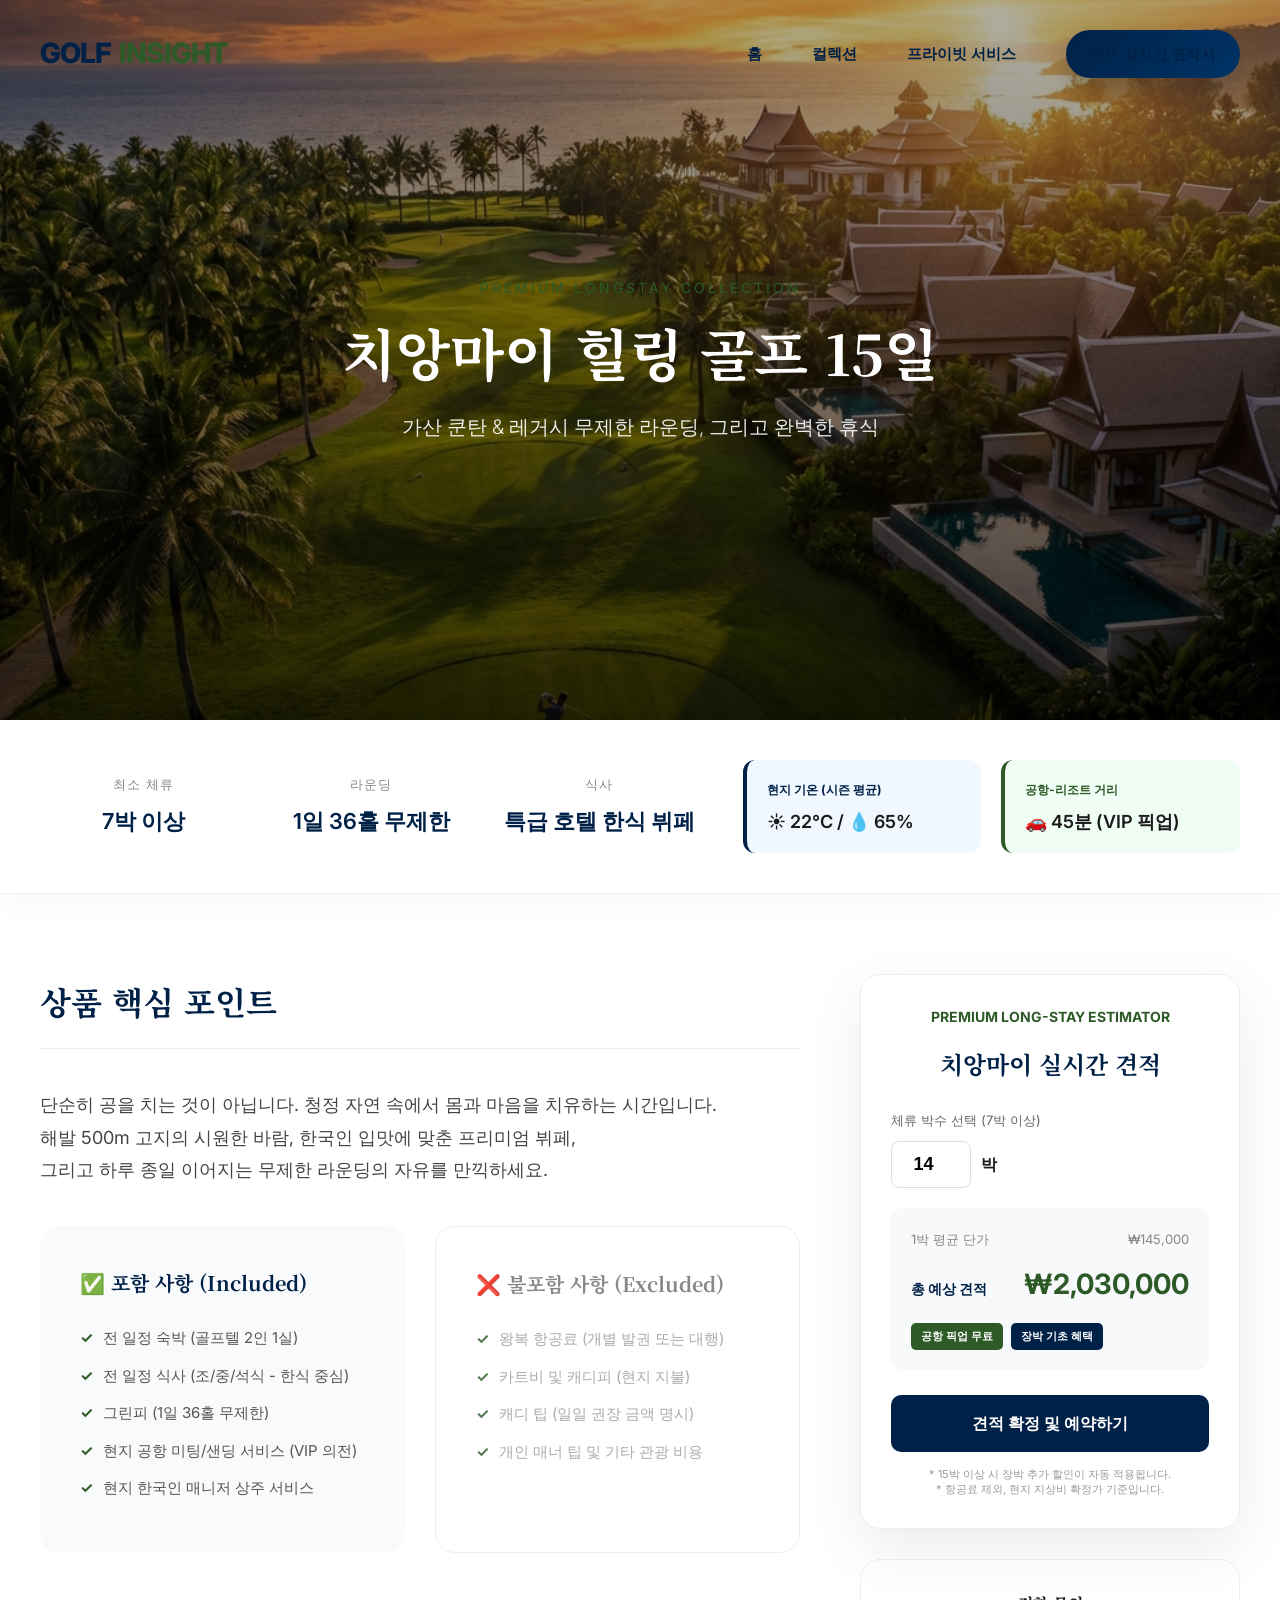
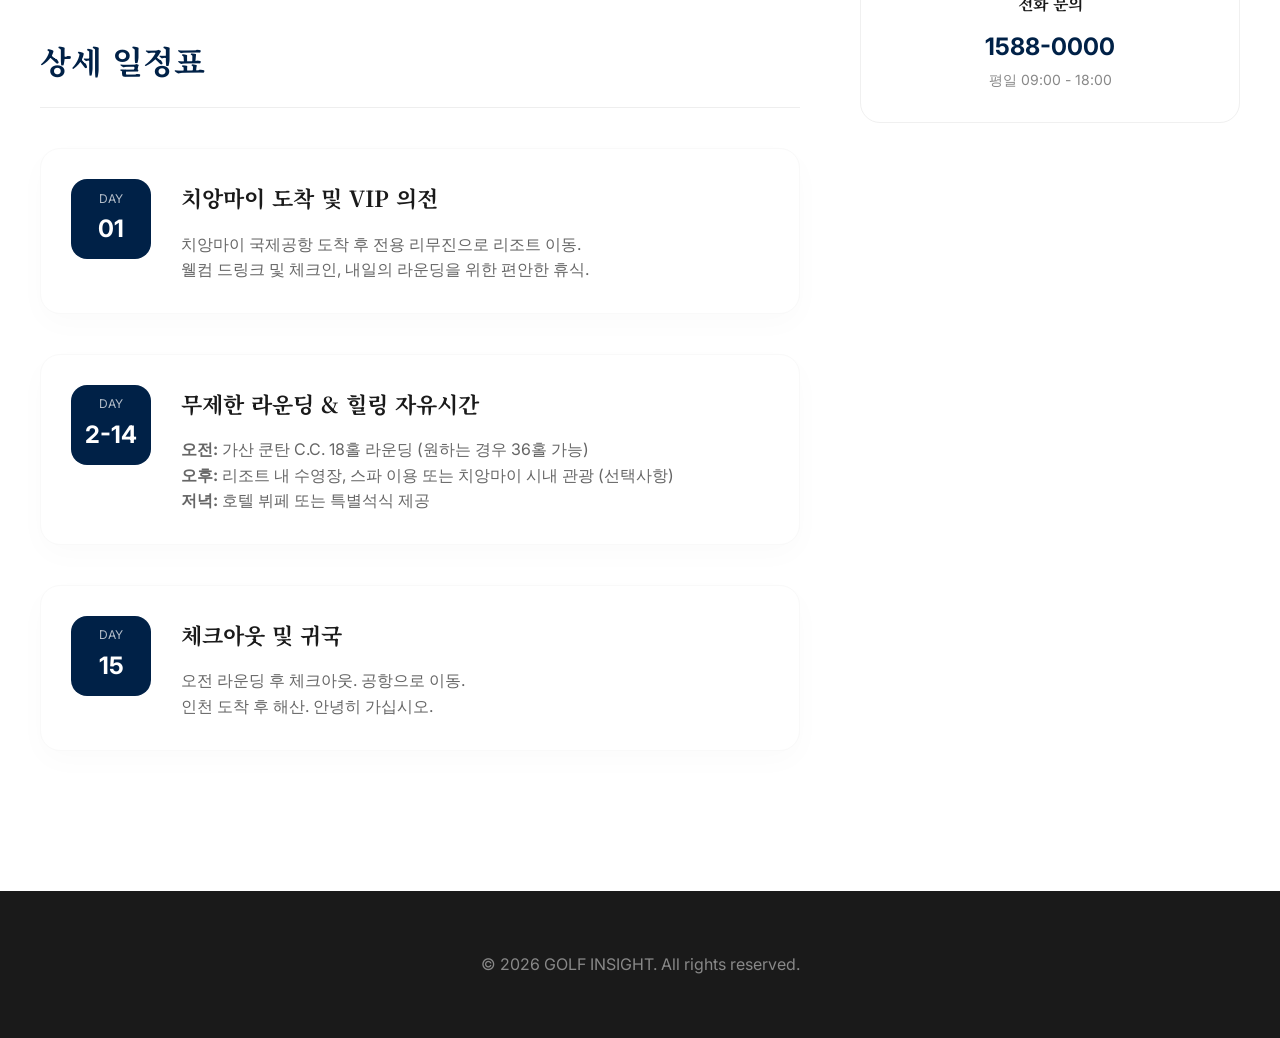
<file: detail.html>
<!DOCTYPE html>
<html lang="ko">

<head>
    <meta charset="UTF-8">
    <meta name="viewport" content="width=device-width, initial-scale=1.0">
    <title>치앙마이 힐링 골프 14박 15일 | 골프인사이트</title>
    <link rel="stylesheet" href="style.css">
    <style>
        .hero {
            height: 80vh;
            /* Slightly shorter for detail page */
            background: linear-gradient(rgba(0, 0, 0, 0.3), rgba(0, 0, 0, 0.7)), url('thailand.png');
            background-size: cover;
            background-position: center;
        }

        .hero-title {
            text-align: center;
            color: white;
            position: relative;
            z-index: 10;
        }

        .hero-title h1 {
            font-size: 56px;
            margin-bottom: 24px;
            line-height: 1.2;
        }

        .hero-title p {
            font-size: 20px;
            font-weight: 300;
            opacity: 0.9;
        }

        .quick-stats {
            background: white;
            padding: 40px 0;
            border-bottom: 1px solid #f0f0f0;
            position: sticky;
            top: 80px;
            /* Below header */
            z-index: 900;
            box-shadow: 0 10px 30px rgba(0, 0, 0, 0.03);
        }

        .stat-grid {
            display: grid;
            grid-template-columns: repeat(4, 1fr);
            gap: 20px;
            text-align: center;
        }

        .stat-item span {
            display: block;
            font-size: 13px;
            color: #888;
            margin-bottom: 8px;
            text-transform: uppercase;
            letter-spacing: 1px;
        }

        .stat-item strong {
            font-size: 22px;
            color: var(--primary);
            font-weight: 600;
        }

        .content-wrapper {
            display: grid;
            grid-template-columns: 2fr 1fr;
            gap: 60px;
            margin-top: 80px;
        }

        .section-header {
            margin-bottom: 40px;
            position: relative;
            padding-bottom: 20px;
            border-bottom: 1px solid #eee;
        }

        .section-header h2 {
            font-size: 32px;
            color: var(--primary);
        }

        .feature-grid {
            display: grid;
            grid-template-columns: 1fr 1fr;
            gap: 30px;
            margin-bottom: 60px;
        }

        .feature-card img {
            border-radius: 20px;
            margin-bottom: 20px;
            height: 250px;
            object-fit: cover;
            width: 100%;
        }

        .itinerary-item {
            display: flex;
            gap: 30px;
            margin-bottom: 40px;
            padding: 30px;
            background: white;
            border-radius: 20px;
            box-shadow: 0 10px 30px rgba(0, 0, 0, 0.02);
            border: 1px solid #f9f9f9;
        }

        .day-badge {
            min-width: 80px;
            height: 80px;
            background: var(--primary);
            color: white;
            border-radius: 16px;
            display: flex;
            flex-direction: column;
            justify-content: center;
            align-items: center;
        }

        .day-badge span {
            font-size: 12px;
            opacity: 0.7;
        }

        .day-badge strong {
            font-size: 24px;
        }

        .booking-card {
            background: white;
            padding: 40px;
            border-radius: 30px;
            box-shadow: 0 20px 60px rgba(0, 0, 0, 0.08);
            position: sticky;
            top: 180px;
            border: 1px solid rgba(212, 175, 55, 0.2);
        }

        .price-display {
            margin: 30px 0;
            text-align: center;
        }

        .price-original {
            text-decoration: line-through;
            color: #999;
            font-size: 16px;
        }

        .price-final {
            font-size: 36px;
            color: var(--accent);
            font-weight: 700;
        }

        .check-list li {
            margin-bottom: 12px;
            display: flex;
            align-items: center;
            gap: 10px;
            font-size: 15px;
            color: #555;
        }

        .check-list li::before {
            content: '✓';
            color: var(--accent);
            font-weight: bold;
        }

        .btn-paypal {
            display: block;
            width: 100%;
            padding: 18px;
            background: #003087;
            /* PayPal Blue */
            color: white;
            text-align: center;
            border-radius: 12px;
            font-weight: 700;
            margin-top: 20px;
        }

        .btn-paypal:hover {
            background: #00256b;
            box-shadow: 0 10px 20px rgba(0, 48, 135, 0.3);
        }
    </style>
</head>

<body>
    <header class="header scrolled">
        <div class="container nav">
            <div class="logo">GOLF<span>INSIGHT</span></div>
            <nav class="nav-links">
                <a href="index.html#hero">홈</a>
                <a href="index.html#tours">컬렉션</a>
                <a href="index.html#trust">프라이빗 서비스</a>
                <a href="index.html" class="btn-premium" style="padding: 12px 25px; font-size: 14px;">PDF 실시간 견적서</a>
            </nav>
        </div>
    </header>

    <main>
        <!-- Hero -->
        <section class="hero" style="display: flex; align-items: center; justify-content: center;">
            <div class="hero-title fade-in-up">
                <span
                    style="color: var(--accent); letter-spacing: 3px; font-size: 14px; text-transform: uppercase; display: block; margin-bottom: 20px;">Premium
                    Longstay Collection</span>
                <h1>치앙마이 힐링 골프 15일</h1>
                <p>가산 쿤탄 & 레거시 무제한 라운딩, 그리고 완벽한 휴식</p>
            </div>
        </section>

        <!-- Quick Info Bar -->
        <div class="quick-stats">
            <div class="container"
                style="display: grid; grid-template-columns: 2fr 1.5fr; gap: 40px; align-items: center;">
                <div class="stat-grid" style="grid-template-columns: repeat(3, 1fr);">
                    <div class="stat-item">
                        <span>최소 체류</span>
                        <strong>7박 이상</strong>
                    </div>
                    <div class="stat-item">
                        <span>라운딩</span>
                        <strong>1일 36홀 무제한</strong>
                    </div>
                    <div class="stat-item">
                        <span>식사</span>
                        <strong>특급 호텔 한식 뷔페</strong>
                    </div>
                </div>
                <!-- Weather & Distance Card -->
                <div style="display: flex; gap: 20px;">
                    <div
                        style="background: #f0f7ff; padding: 15px 20px; border-radius: 12px; flex: 1; border-left: 4px solid var(--primary);">
                        <span style="font-size: 12px; color: var(--primary); font-weight: 700;">현지 기온 (시즌 평균)</span>
                        <div style="font-size: 18px; font-weight: 600; margin-top: 5px;">☀️ 22°C / 💧 65%</div>
                    </div>
                    <div
                        style="background: #f0fdf4; padding: 15px 20px; border-radius: 12px; flex: 1; border-left: 4px solid var(--accent);">
                        <span style="font-size: 12px; color: var(--accent); font-weight: 700;">공항-리조트 거리</span>
                        <div style="font-size: 18px; font-weight: 600; margin-top: 5px;">🚗 45분 (VIP 픽업)</div>
                    </div>
                </div>
            </div>
        </div>

        <div class="container content-wrapper">
            <!-- Main Content -->
            <div class="details">
                <section id="overview">
                    <div class="section-header">
                        <h2>상품 핵심 포인트</h2>
                    </div>
                    <p style="font-size: 18px; line-height: 1.8; color: #444; margin-bottom: 40px;">
                        단순히 공을 치는 것이 아닙니다. 청정 자연 속에서 몸과 마음을 치유하는 시간입니다.<br>
                        해발 500m 고지의 시원한 바람, 한국인 입맛에 맞춘 프리미엄 뷔페,<br>
                        그리고 하루 종일 이어지는 무제한 라운딩의 자유를 만끽하세요.
                    </p>

                    <div class="feature-grid">
                        <div style="background: var(--bg-alt); padding: 40px; border-radius: 20px;">
                            <h3 style="font-size: 20px; margin-bottom: 25px; color: var(--primary);">✅ 포함 사항 (Included)
                            </h3>
                            <ul class="check-list">
                                <li>전 일정 숙박 (골프텔 2인 1실)</li>
                                <li>전 일정 식사 (조/중/석식 - 한식 중심)</li>
                                <li>그린피 (1일 36홀 무제한)</li>
                                <li>현지 공항 미팅/샌딩 서비스 (VIP 의전)</li>
                                <li>현지 한국인 매니저 상주 서비스</li>
                            </ul>
                        </div>
                        <div style="background: #fff; border: 1px solid #eee; padding: 40px; border-radius: 20px;">
                            <h3 style="font-size: 20px; margin-bottom: 25px; color: #888;">❌ 불포함 사항 (Excluded)</h3>
                            <ul class="check-list" style="opacity: 0.8;">
                                <li style="color: #999;">왕복 항공료 (개별 발권 또는 대행)</li>
                                <li style="color: #999;">카트비 및 캐디피 (현지 지불)</li>
                                <li style="color: #999;">캐디 팁 (일일 권장 금액 명시)</li>
                                <li style="color: #999;">개인 매너 팁 및 기타 관광 비용</li>
                            </ul>
                        </div>
                    </div>
                </section>

                <section id="itinerary" style="margin-top: 80px;">
                    <div class="section-header">
                        <h2>상세 일정표</h2>
                    </div>

                    <div class="itinerary-item">
                        <div class="day-badge">
                            <span>DAY</span>
                            <strong>01</strong>
                        </div>
                        <div>
                            <h4 style="font-size: 22px; margin-bottom: 15px;">치앙마이 도착 및 VIP 의전</h4>
                            <p style="color: #666; font-size: 16px; line-height: 1.6;">
                                치앙마이 국제공항 도착 후 전용 리무진으로 리조트 이동.<br>
                                웰컴 드링크 및 체크인, 내일의 라운딩을 위한 편안한 휴식.
                            </p>
                        </div>
                    </div>

                    <div class="itinerary-item">
                        <div class="day-badge">
                            <span>DAY</span>
                            <strong>2-14</strong>
                        </div>
                        <div>
                            <h4 style="font-size: 22px; margin-bottom: 15px;">무제한 라운딩 & 힐링 자유시간</h4>
                            <p style="color: #666; font-size: 16px; line-height: 1.6;">
                                <strong>오전:</strong> 가산 쿤탄 C.C. 18홀 라운딩 (원하는 경우 36홀 가능)<br>
                                <strong>오후:</strong> 리조트 내 수영장, 스파 이용 또는 치앙마이 시내 관광 (선택사항)<br>
                                <strong>저녁:</strong> 호텔 뷔페 또는 특별석식 제공
                            </p>
                        </div>
                    </div>

                    <div class="itinerary-item">
                        <div class="day-badge">
                            <span>DAY</span>
                            <strong>15</strong>
                        </div>
                        <div>
                            <h4 style="font-size: 22px; margin-bottom: 15px;">체크아웃 및 귀국</h4>
                            <p style="color: #666; font-size: 16px; line-height: 1.6;">
                                오전 라운딩 후 체크아웃. 공항으로 이동.<br>
                                인천 도착 후 해산. 안녕히 가십시오.
                            </p>
                        </div>
                    </div>
                </section>
            </div>

            <!-- Booking Sidebar -->
            <aside>
                <div id="booking" class="booking-card"
                    style="border: 1px solid #eee; background: white; padding: 30px; border-radius: 20px;">
                    <span
                        style="display: block; text-align: center; color: var(--accent); font-weight: 700; margin-bottom: 15px; font-size: 14px;">PREMIUM
                        LONG-STAY ESTIMATOR</span>
                    <h3 style="text-align: center; font-size: 24px; color: var(--primary); margin-bottom: 25px;">치앙마이
                        실시간 견적</h3>

                    <div style="margin-bottom: 20px;">
                        <label style="font-size: 13px; color: #666; display: block; margin-bottom: 10px;">체류 박수 선택 (7박
                            이상)</label>
                        <div style="display: flex; gap: 10px; align-items: center;">
                            <input type="number" id="stay-nights" value="14" min="1"
                                style="width: 80px; padding: 12px; border: 1px solid #ddd; border-radius: 8px; font-size: 18px; font-weight: 700; text-align: center;">
                            <span style="font-size: 16px; font-weight: 600;">박</span>
                        </div>
                        <p id="stay-warning"
                            style="font-size: 11px; color: #e53e3e; margin-top: 10px; font-weight: 600;"></p>
                    </div>

                    <div style="background: #f8f9fa; padding: 20px; border-radius: 12px; margin-bottom: 25px;">
                        <div
                            style="display: flex; justify-content: space-between; margin-bottom: 10px; font-size: 13px; color: #888;">
                            <span>1박 평균 단가</span>
                            <span id="daily-price-display">₩145,000</span>
                        </div>
                        <div style="display: flex; justify-content: space-between; align-items: baseline;">
                            <span style="font-size: 14px; color: var(--primary); font-weight: 700;">총 예상 견적</span>
                            <span id="total-price-display"
                                style="font-size: 28px; font-weight: 700; color: var(--accent);">₩2,030,000</span>
                        </div>

                        <div id="benefit-pills" style="margin-top: 15px; display: flex; flex-wrap: wrap; gap: 8px;">
                            <span
                                style="background: var(--accent); color: white; padding: 4px 10px; border-radius: 5px; font-size: 11px; font-weight: 700;">공항
                                픽업 무료</span>
                            <span id="tier-benefit"
                                style="background: #002147; color: white; padding: 4px 10px; border-radius: 5px; font-size: 11px; font-weight: 700;">마사지
                                3회권 증정</span>
                        </div>
                    </div>

                    <a href="#" class="btn-paypal"
                        style="background: var(--primary); color: white; display: block; text-align: center; padding: 15px; border-radius: 10px; font-weight: 700; text-decoration: none;">
                        견적 확정 및 예약하기
                    </a>

                    <p style="font-size: 11px; color: #999; text-align: center; margin-top: 15px; line-height: 1.4;">
                        * 15박 이상 시 장박 추가 할인이 자동 적용됩니다.<br>
                        * 항공료 제외, 현지 지상비 확정가 기준입니다.
                    </p>
                </div>

                <div
                    style="margin-top: 30px; text-align: center; padding: 30px; background: #fff; border-radius: 20px; border: 1px solid #f0f0f0;">
                    <h4 style="margin-bottom: 10px;">전화 문의</h4>
                    <p style="font-size: 24px; color: var(--primary); font-weight: 700;">1588-0000</p>
                    <p style="color: #888; font-size: 14px;">평일 09:00 - 18:00</p>
                </div>
            </aside>
        </div>
    </main>

    <footer style="background: #1a1a1a; color: #888; padding: 60px 0; margin-top: 100px;">
        <div class="container" style="text-align: center;">
            <p>&copy; 2026 GOLF INSIGHT. All rights reserved.</p>
        </div>
    </footer>

    <script src="script.js"></script>
</body>

</html>
</file>
<file: style.css>
@import url('https://fonts.googleapis.com/css2?family=Noto+Serif+KR:wght@300;400;600;700&family=Inter:wght@300;400;600;700&display=swap');

:root {
    --primary: #002147;
    /* Deep Navy - Trust */
    --primary-light: #003366;
    --accent: #2D5A27;
    /* Golf Green - Luxury */
    --gold: #D4AF37;
    /* Gold Accent */
    --gold-light: #F1E5AC;
    --text-dark: #1a1a1a;
    --text-gray: #64748b;
    --text-light: #ffffff;
    --bg-light: #ffffff;
    --bg-alt: #f8fafc;
    --white: #ffffff;
    --border: #e2e8f0;
    --shadow-sm: 0 1px 2px 0 rgb(0 0 0 / 0.05);
    --shadow-md: 0 4px 6px -1px rgb(0 0 0 / 0.1), 0 2px 4px -2px rgb(0 0 0 / 0.1);
    --shadow-lg: 0 10px 15px -3px rgb(0 0 0 / 0.1), 0 4px 6px -4px rgb(0 0 0 / 0.1);
    --shadow-premium: 0 20px 40px rgba(0, 33, 71, 0.08);
    --transition: all 0.5s cubic-bezier(0.4, 0, 0.2, 1);
}

* {
    margin: 0;
    padding: 0;
    box-sizing: border-box;
}

body {
    font-family: 'Inter', 'Pretendard', sans-serif;
    color: var(--text-dark);
    line-height: 1.7;
    background-color: var(--bg-light);
    word-break: keep-all;
    -webkit-font-smoothing: antialiased;
}

h1,
h2,
h3,
h4,
.serif {
    font-family: 'Noto Serif KR', serif;
    font-weight: 700;
}

.container {
    max-width: 1400px;
    margin: 0 auto;
    padding: 0 40px;
}

a {
    text-decoration: none;
    color: inherit;
    transition: var(--transition);
}

ul {
    list-style: none;
}

img {
    max-width: 100%;
    display: block;
    border-radius: 12px;
}

/* Header & Navigation */
.header {
    position: fixed;
    top: 0;
    left: 0;
    width: 100%;
    z-index: 1000;
    padding: 30px 0;
    transition: var(--transition);
}

.header.scrolled {
    background: rgba(255, 255, 255, 0.85);
    backdrop-filter: blur(25px);
    -webkit-backdrop-filter: blur(25px);
    padding: 15px 0;
    border-bottom: 1px solid rgba(255, 255, 255, 0.3);
    box-shadow: var(--shadow-md);
}

.nav {
    display: flex;
    justify-content: space-between;
    align-items: center;
}

.logo {
    font-size: 28px;
    font-weight: 800;
    letter-spacing: -1px;
    color: var(--primary);
    display: flex;
    align-items: center;
    gap: 8px;
}

.logo span {
    color: var(--accent);
}

.nav-links {
    display: flex;
    gap: 50px;
    align-items: center;
}

.nav-links a {
    font-size: 15px;
    font-weight: 600;
    color: var(--primary);
    position: relative;
}

.nav-links a::after {
    content: '';
    position: absolute;
    bottom: -5px;
    left: 0;
    width: 0;
    height: 2px;
    background: var(--accent);
    transition: var(--transition);
}

.nav-links a:hover::after {
    width: 100%;
}

/* Buttons */
.btn-premium {
    display: inline-block;
    padding: 18px 45px;
    background: linear-gradient(135deg, var(--primary), var(--primary-light));
    color: var(--white);
    border-radius: 100px;
    font-weight: 700;
    font-size: 16px;
    letter-spacing: 0.5px;
    border: none;
    cursor: pointer;
    box-shadow: 0 10px 20px rgba(0, 33, 71, 0.2);
    transition: var(--transition);
}

.btn-premium:hover {
    transform: translateY(-5px) scale(1.02);
    box-shadow: 0 20px 30px rgba(0, 33, 71, 0.3);
    background: linear-gradient(135deg, var(--accent), #3a7532);
}

.btn-outline {
    display: inline-block;
    padding: 16px 40px;
    border: 2px solid rgba(255, 255, 255, 0.5);
    color: var(--white);
    border-radius: 100px;
    font-weight: 600;
    backdrop-filter: blur(5px);
}

.btn-outline:hover {
    background: var(--white);
    color: var(--primary);
    border-color: var(--white);
    transform: translateY(-3px);
}

/* Tour Cards */
.tour-card {
    background: var(--white);
    border-radius: 30px;
    overflow: hidden;
    position: relative;
    box-shadow: var(--shadow-premium);
    transition: var(--transition);
    border: 1px solid rgba(0, 0, 0, 0.03);
}

.tour-card:hover {
    transform: translateY(-15px);
    box-shadow: 0 35px 70px rgba(0, 33, 71, 0.12);
}

.card-img {
    height: 420px;
    background-size: cover;
    background-position: center;
    position: relative;
    transition: var(--transition);
}

.tour-card:hover .card-img {
    transform: scale(1.05);
}

.card-overlay {
    position: absolute;
    inset: 0;
    background: linear-gradient(to top, rgba(0, 33, 71, 0.9), transparent 70%);
    padding: 40px;
    display: flex;
    flex-direction: column;
    justify-content: flex-end;
    color: var(--white);
}

.price-chip {
    display: inline-block;
    padding: 10px 20px;
    border-radius: 100px;
    font-size: 16px;
    font-weight: 700;
    margin-top: 15px;
    backdrop-filter: blur(10px);
    background: rgba(255, 255, 255, 0.15) !important;
    border: 1px solid rgba(255, 255, 255, 0.3);
}

.badge-top {
    position: absolute;
    top: 25px;
    left: 25px;
    padding: 8px 18px;
    background: var(--accent);
    color: white;
    font-size: 12px;
    font-weight: 800;
    border-radius: 100px;
    z-index: 10;
    letter-spacing: 1px;
}

/* Animations */
@keyframes fadeInUp {
    from {
        opacity: 0;
        transform: translateY(50px);
    }

    to {
        opacity: 1;
        transform: translateY(0);
    }
}

.fade-in-up {
    animation: fadeInUp 1.2s cubic-bezier(0.22, 1, 0.36, 1) forwards;
}

/* Utilities */
.text-gold {
    color: var(--gold);
}

.text-center {
    text-align: center;
}

.mb-20 {
    margin-bottom: 20px;
}

.mb-40 {
    margin-bottom: 40px;
}

.mb-80 {
    margin-bottom: 80px;
}

/* Section Title */
.section-title h2 {
    font-size: 48px;
    margin-bottom: 20px;
    color: var(--primary);
}

.section-title p {
    font-size: 18px;
    color: var(--text-gray);
    max-width: 600px;
    margin: 0 auto;
}
</file>
